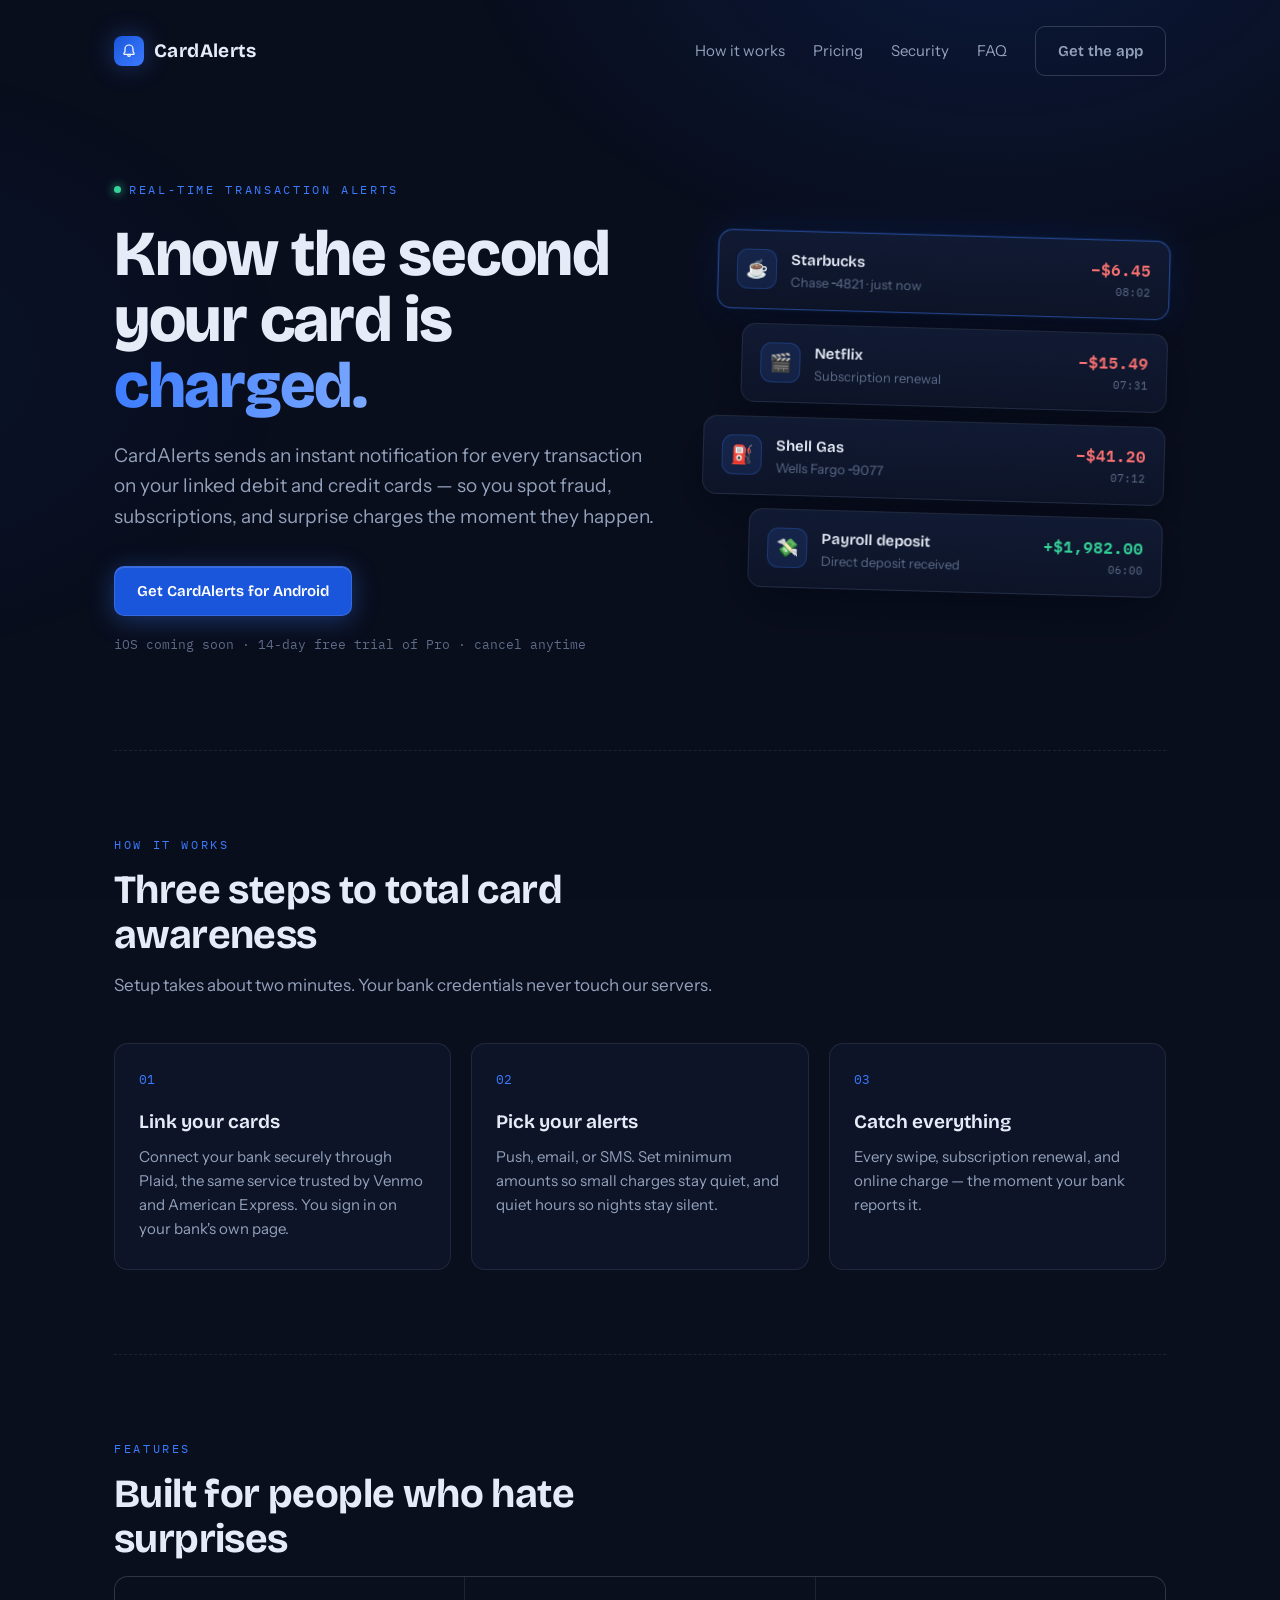
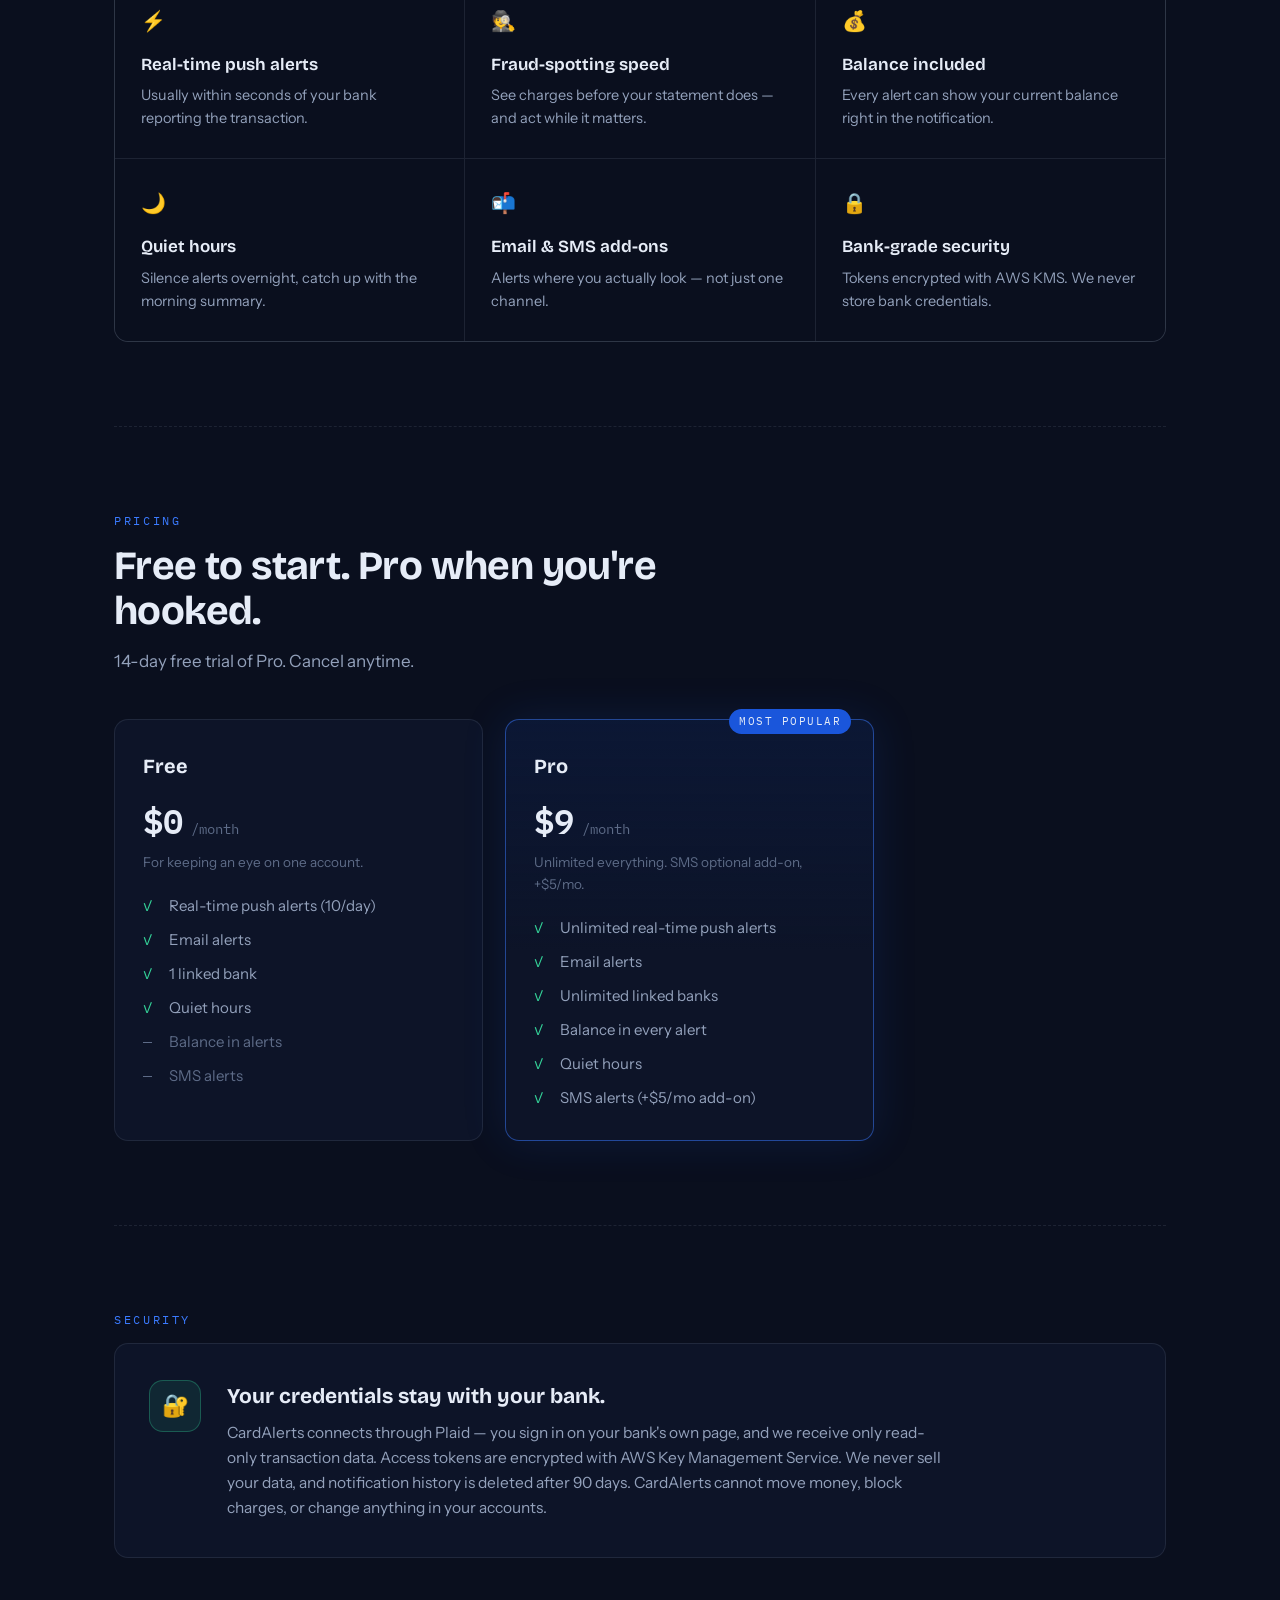
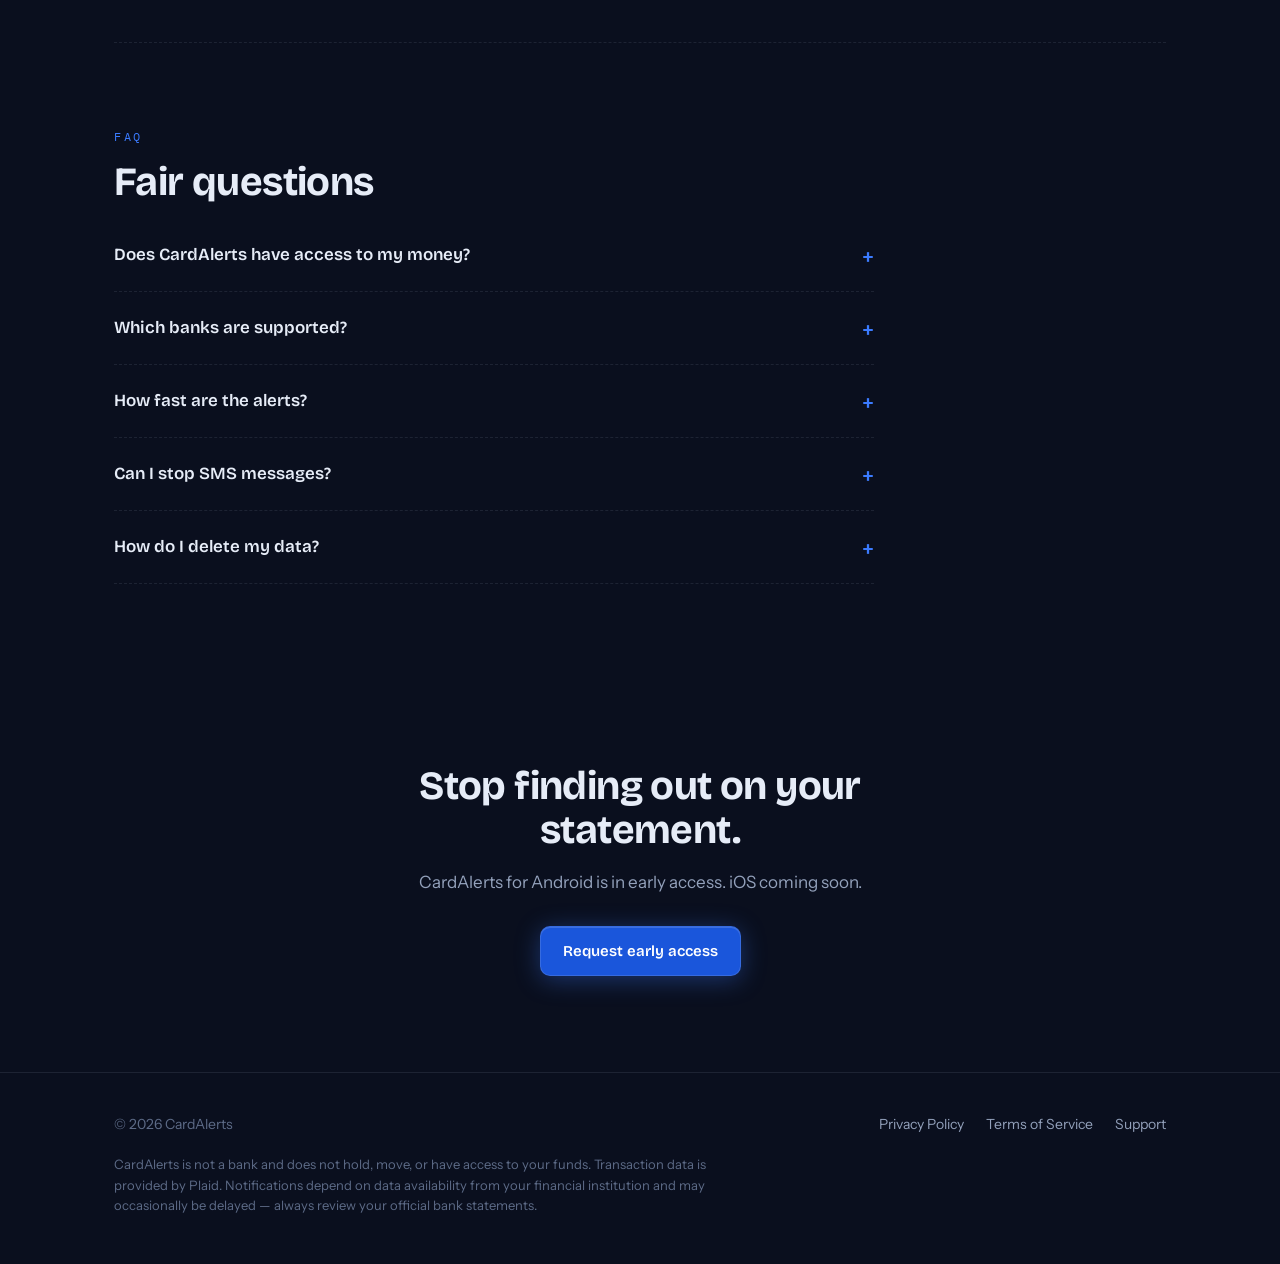
<file: index.html>
<!DOCTYPE html>
<html lang="en">
<head>
  <meta charset="UTF-8">
  <meta name="viewport" content="width=device-width, initial-scale=1.0">
  <title>CardAlerts — Know the second your card is charged</title>
  <meta name="description" content="CardAlerts sends an instant notification for every transaction on your linked debit and credit cards — spot fraud, subscriptions, and surprise charges the moment they happen.">
  <link rel="icon" href="data:image/svg+xml,%3Csvg xmlns='http://www.w3.org/2000/svg' viewBox='0 0 32 32'%3E%3Crect width='32' height='32' rx='8' fill='%231a56db'/%3E%3Cpath d='M16 7c-3.3 0-6 2.7-6 6v4l-2 3v1h16v-1l-2-3v-4c0-3.3-2.7-6-6-6zm-2.5 15a2.5 2.5 0 005 0h-5z' fill='white'/%3E%3C/svg%3E">
  <link rel="preconnect" href="https://fonts.googleapis.com">
  <link rel="preconnect" href="https://fonts.gstatic.com" crossorigin>
  <link href="https://fonts.googleapis.com/css2?family=Bricolage+Grotesque:wght@500;600;700;800&family=Instrument+Sans:wght@400;500;600&family=IBM+Plex+Mono:wght@400;500;600&display=swap" rel="stylesheet">
  <link rel="stylesheet" href="styles.css">
</head>
<body>

<header class="wrap">
  <nav class="nav">
    <a class="logo" href="/">
      <span class="logo-mark">
        <svg viewBox="0 0 24 24" fill="none"><path d="M12 3a6 6 0 00-6 6v4l-1.7 2.6a1 1 0 00.83 1.4h13.74a1 1 0 00.83-1.4L18 13V9a6 6 0 00-6-6zm-2 15a2 2 0 004 0" stroke="white" stroke-width="1.8" stroke-linecap="round" stroke-linejoin="round"/></svg>
      </span>
      CardAlerts
    </a>
    <div class="nav-links">
      <a href="#how">How it works</a>
      <a href="#pricing">Pricing</a>
      <a href="#security">Security</a>
      <a href="#faq">FAQ</a>
      <a class="btn btn-ghost" href="#get">Get the app</a>
    </div>
  </nav>
</header>

<main class="wrap">

  <!-- HERO -->
  <div class="hero">
    <div>
      <span class="kicker">Real-time transaction alerts</span>
      <h1>Know the second your card is <span class="accent">charged.</span></h1>
      <p class="lede">CardAlerts sends an instant notification for every transaction on your linked debit and credit cards — so you spot fraud, subscriptions, and surprise charges the moment they happen.</p>
      <div class="hero-cta">
        <a class="btn" href="#get">Get CardAlerts for Android</a>
      </div>
      <p class="hero-note">iOS coming soon · 14-day free trial of Pro · cancel anytime</p>
    </div>

    <div class="alert-stack" aria-hidden="true">
      <div class="alert-card">
        <div class="alert-icon">☕</div>
        <div class="alert-body">
          <div class="alert-title">Starbucks</div>
          <div class="alert-sub">Chase ····4821 · just now</div>
        </div>
        <div>
          <span class="alert-amount">−$6.45</span>
          <span class="alert-time">08:02</span>
        </div>
      </div>
      <div class="alert-card">
        <div class="alert-icon">🎬</div>
        <div class="alert-body">
          <div class="alert-title">Netflix</div>
          <div class="alert-sub">Subscription renewal</div>
        </div>
        <div>
          <span class="alert-amount">−$15.49</span>
          <span class="alert-time">07:31</span>
        </div>
      </div>
      <div class="alert-card">
        <div class="alert-icon">⛽</div>
        <div class="alert-body">
          <div class="alert-title">Shell Gas</div>
          <div class="alert-sub">Wells Fargo ····9077</div>
        </div>
        <div>
          <span class="alert-amount">−$41.20</span>
          <span class="alert-time">07:12</span>
        </div>
      </div>
      <div class="alert-card">
        <div class="alert-icon">💸</div>
        <div class="alert-body">
          <div class="alert-title">Payroll deposit</div>
          <div class="alert-sub">Direct deposit received</div>
        </div>
        <div>
          <span class="alert-amount credit">+$1,982.00</span>
          <span class="alert-time">06:00</span>
        </div>
      </div>
    </div>
  </div>

  <!-- HOW IT WORKS -->
  <section id="how">
    <p class="sec-kicker">How it works</p>
    <h2>Three steps to total card awareness</h2>
    <p class="sec-lede">Setup takes about two minutes. Your bank credentials never touch our servers.</p>
    <div class="steps">
      <div class="step">
        <h3>Link your cards</h3>
        <p>Connect your bank securely through Plaid, the same service trusted by Venmo and American Express. You sign in on your bank's own page.</p>
      </div>
      <div class="step">
        <h3>Pick your alerts</h3>
        <p>Push, email, or SMS. Set minimum amounts so small charges stay quiet, and quiet hours so nights stay silent.</p>
      </div>
      <div class="step">
        <h3>Catch everything</h3>
        <p>Every swipe, subscription renewal, and online charge — the moment your bank reports it.</p>
      </div>
    </div>
  </section>

  <!-- FEATURES -->
  <section>
    <p class="sec-kicker">Features</p>
    <h2>Built for people who hate surprises</h2>
    <div class="features">
      <div class="feature">
        <span class="f-icon">⚡</span>
        <h3>Real-time push alerts</h3>
        <p>Usually within seconds of your bank reporting the transaction.</p>
      </div>
      <div class="feature">
        <span class="f-icon">🕵️</span>
        <h3>Fraud-spotting speed</h3>
        <p>See charges before your statement does — and act while it matters.</p>
      </div>
      <div class="feature">
        <span class="f-icon">💰</span>
        <h3>Balance included</h3>
        <p>Every alert can show your current balance right in the notification.</p>
      </div>
      <div class="feature">
        <span class="f-icon">🌙</span>
        <h3>Quiet hours</h3>
        <p>Silence alerts overnight, catch up with the morning summary.</p>
      </div>
      <div class="feature">
        <span class="f-icon">📬</span>
        <h3>Email &amp; SMS add-ons</h3>
        <p>Alerts where you actually look — not just one channel.</p>
      </div>
      <div class="feature">
        <span class="f-icon">🔒</span>
        <h3>Bank-grade security</h3>
        <p>Tokens encrypted with AWS KMS. We never store bank credentials.</p>
      </div>
    </div>
  </section>

  <!-- PRICING -->
  <section id="pricing">
    <p class="sec-kicker">Pricing</p>
    <h2>Free to start. Pro when you're hooked.</h2>
    <p class="sec-lede">14-day free trial of Pro. Cancel anytime.</p>
    <div class="pricing">
      <div class="plan">
        <h3>Free</h3>
        <div class="price">$0<small> /month</small></div>
        <p class="plan-note">For keeping an eye on one account.</p>
        <ul>
          <li>Real-time push alerts (10/day)</li>
          <li>Email alerts</li>
          <li>1 linked bank</li>
          <li>Quiet hours</li>
          <li class="no">Balance in alerts</li>
          <li class="no">SMS alerts</li>
        </ul>
      </div>
      <div class="plan pro">
        <span class="plan-tag">Most popular</span>
        <h3>Pro</h3>
        <div class="price">$9<small> /month</small></div>
        <p class="plan-note">Unlimited everything. SMS optional add-on, +$5/mo.</p>
        <ul>
          <li>Unlimited real-time push alerts</li>
          <li>Email alerts</li>
          <li>Unlimited linked banks</li>
          <li>Balance in every alert</li>
          <li>Quiet hours</li>
          <li>SMS alerts (+$5/mo add-on)</li>
        </ul>
      </div>
    </div>
  </section>

  <!-- SECURITY -->
  <section id="security">
    <p class="sec-kicker">Security</p>
    <div class="security">
      <div class="lock">🔐</div>
      <div>
        <h3>Your credentials stay with your bank.</h3>
        <p>CardAlerts connects through Plaid — you sign in on your bank's own page, and we receive only read-only transaction data. Access tokens are encrypted with AWS Key Management Service. We never sell your data, and notification history is deleted after 90 days. CardAlerts cannot move money, block charges, or change anything in your accounts.</p>
      </div>
    </div>
  </section>

  <!-- FAQ -->
  <section id="faq">
    <p class="sec-kicker">FAQ</p>
    <h2>Fair questions</h2>
    <div class="faq">
      <details>
        <summary>Does CardAlerts have access to my money?</summary>
        <p>No. CardAlerts is read-only. We can see transaction descriptions and balances — we cannot move money, block charges, or make changes to your accounts.</p>
      </details>
      <details>
        <summary>Which banks are supported?</summary>
        <p>Over 12,000 US institutions via Plaid, including Chase, Bank of America, Wells Fargo, Capital One, Citi, and most credit unions.</p>
      </details>
      <details>
        <summary>How fast are the alerts?</summary>
        <p>Usually within seconds of your bank reporting the transaction. Exact speed varies by institution.</p>
      </details>
      <details>
        <summary>Can I stop SMS messages?</summary>
        <p>Yes — reply STOP to any message, or turn SMS off in the app. Message and data rates may apply; frequency varies with your card activity.</p>
      </details>
      <details>
        <summary>How do I delete my data?</summary>
        <p>Account Settings → Delete Account. All bank connections are revoked immediately and your data is deleted within 30 days.</p>
      </details>
    </div>
  </section>

  <!-- FINAL CTA -->
  <div class="cta-final" id="get">
    <h2>Stop finding out on your statement.</h2>
    <p>CardAlerts for Android is in early access. iOS coming soon.</p>
    <a class="btn" href="mailto:irbrandonl07@gmail.com?subject=CardAlerts%20early%20access">Request early access</a>
  </div>

</main>

<footer>
  <div class="wrap">
    <div class="foot-grid">
      <span>© 2026 CardAlerts</span>
      <div class="foot-links">
        <a href="/privacy">Privacy Policy</a>
        <a href="/terms">Terms of Service</a>
        <a href="mailto:irbrandonl07@gmail.com">Support</a>
      </div>
    </div>
    <p class="foot-legal">CardAlerts is not a bank and does not hold, move, or have access to your funds. Transaction data is provided by Plaid. Notifications depend on data availability from your financial institution and may occasionally be delayed — always review your official bank statements.</p>
  </div>
</footer>

</body>
</html>
</file>
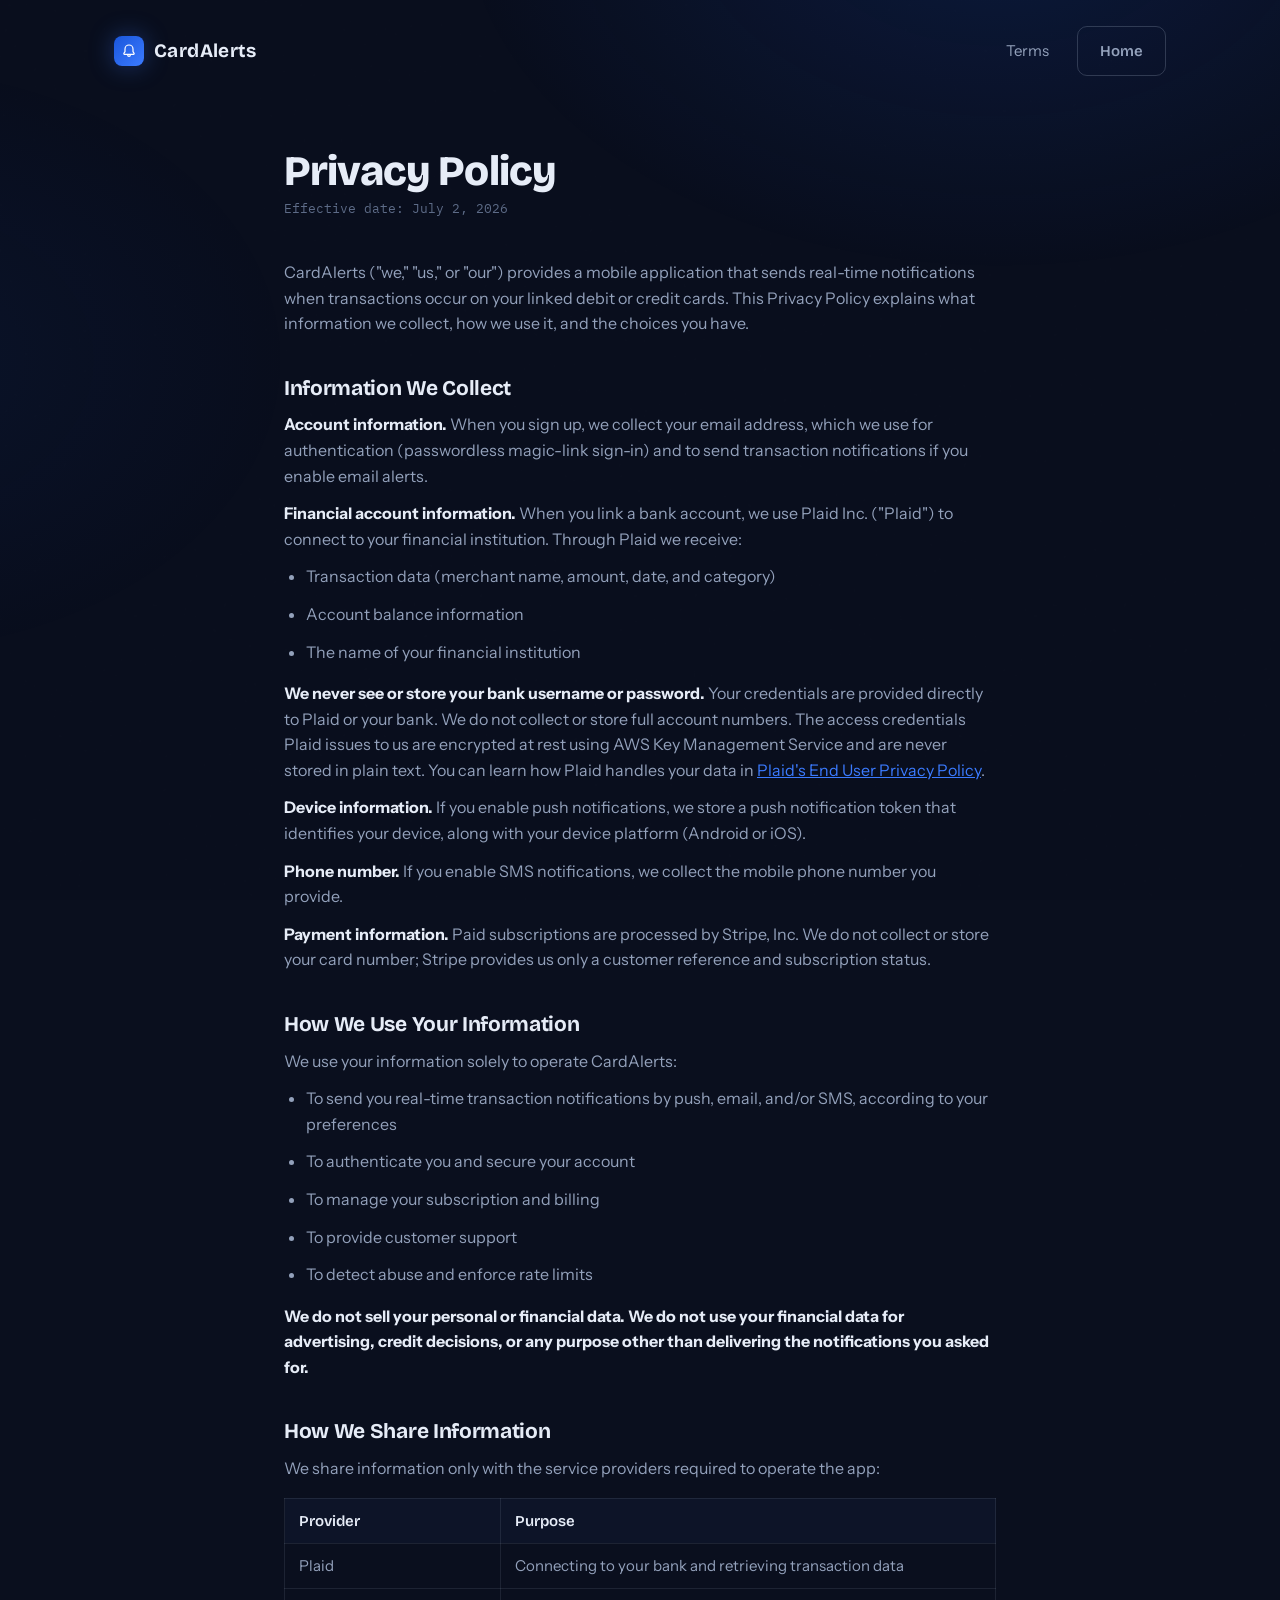
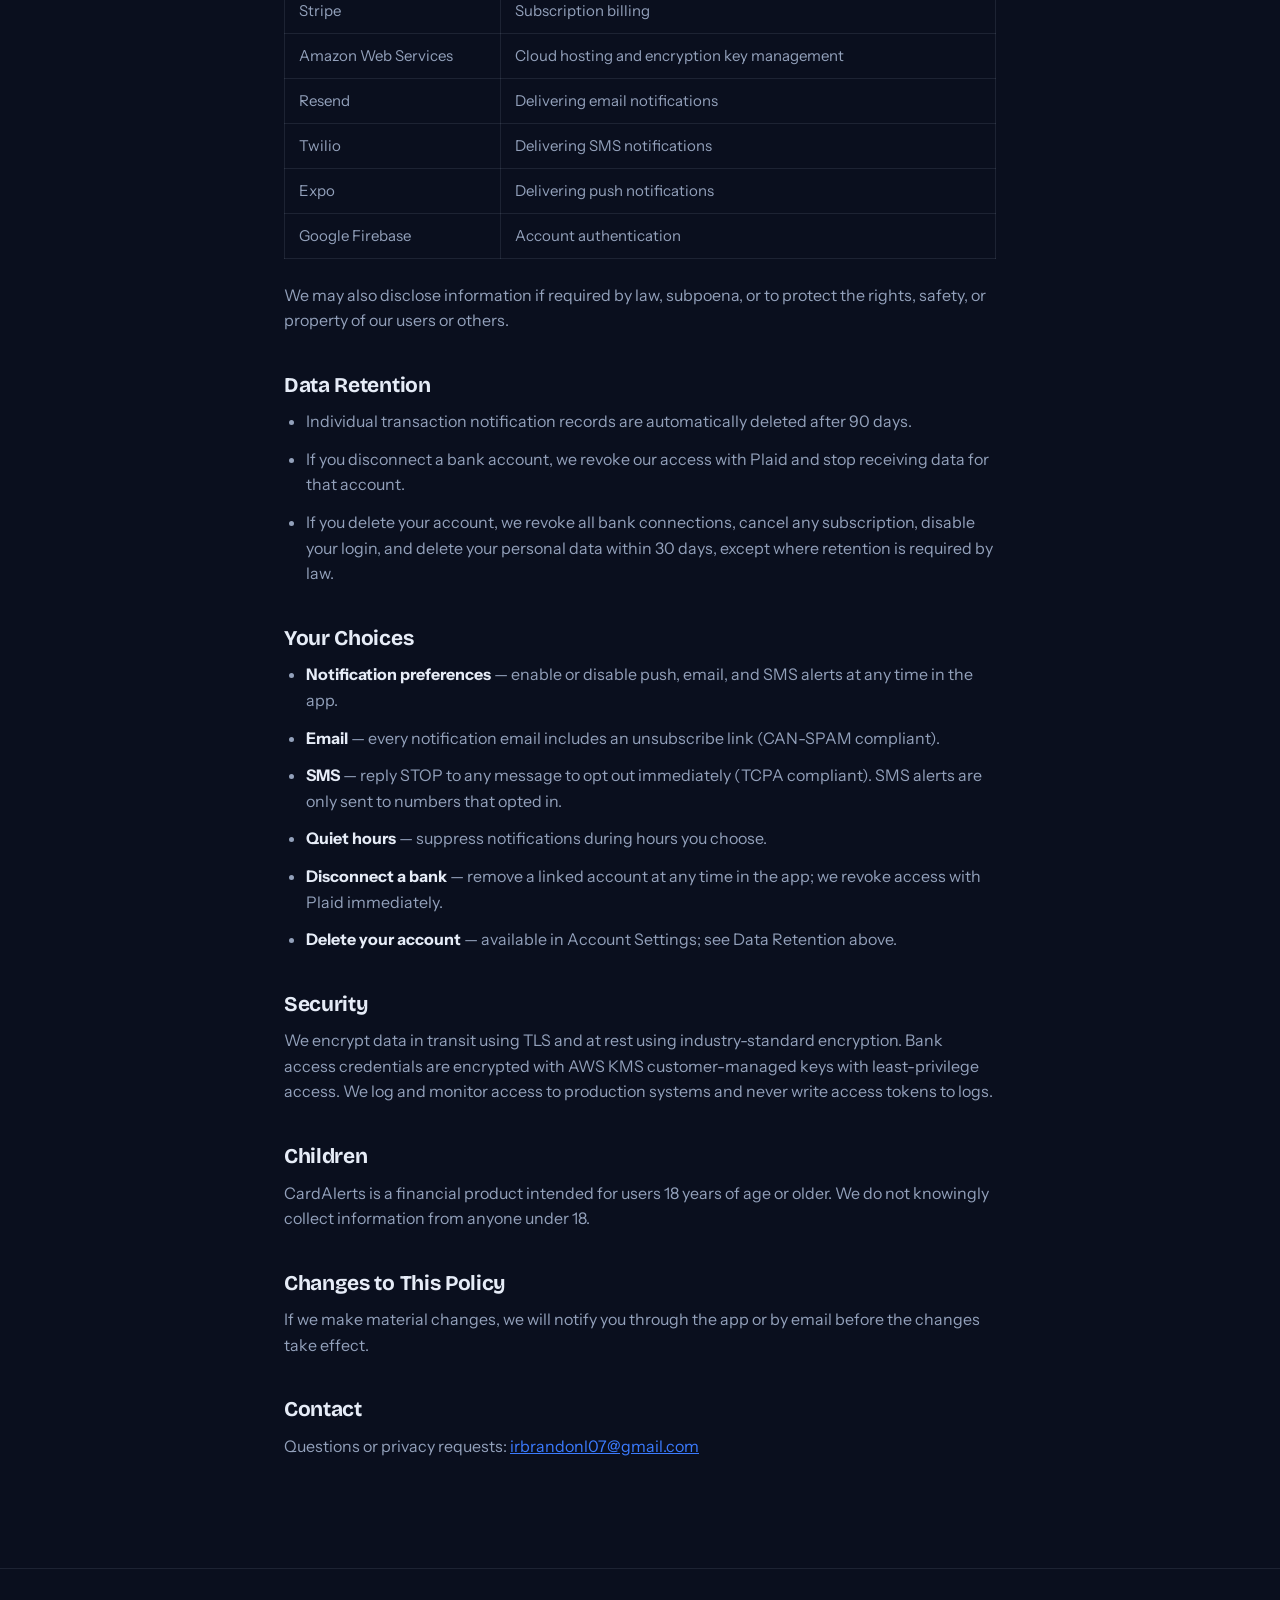
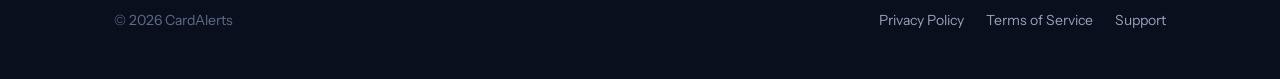
<file: privacy.html>
<!DOCTYPE html>
<html lang="en">
<head>
  <meta charset="UTF-8">
  <meta name="viewport" content="width=device-width, initial-scale=1.0">
  <title>Privacy Policy — CardAlerts</title>
  <meta name="description" content="CardAlerts privacy policy: what we collect, how we use it, and the choices you have.">
  <link rel="icon" href="data:image/svg+xml,%3Csvg xmlns='http://www.w3.org/2000/svg' viewBox='0 0 32 32'%3E%3Crect width='32' height='32' rx='8' fill='%231a56db'/%3E%3Cpath d='M16 7c-3.3 0-6 2.7-6 6v4l-2 3v1h16v-1l-2-3v-4c0-3.3-2.7-6-6-6zm-2.5 15a2.5 2.5 0 005 0h-5z' fill='white'/%3E%3C/svg%3E">
  <link rel="preconnect" href="https://fonts.googleapis.com">
  <link rel="preconnect" href="https://fonts.gstatic.com" crossorigin>
  <link href="https://fonts.googleapis.com/css2?family=Bricolage+Grotesque:wght@500;600;700;800&family=Instrument+Sans:wght@400;500;600&family=IBM+Plex+Mono:wght@400;500;600&display=swap" rel="stylesheet">
  <link rel="stylesheet" href="styles.css">
</head>
<body>

<header class="wrap">
  <nav class="nav">
    <a class="logo" href="/">
      <span class="logo-mark">
        <svg viewBox="0 0 24 24" fill="none"><path d="M12 3a6 6 0 00-6 6v4l-1.7 2.6a1 1 0 00.83 1.4h13.74a1 1 0 00.83-1.4L18 13V9a6 6 0 00-6-6zm-2 15a2 2 0 004 0" stroke="white" stroke-width="1.8" stroke-linecap="round" stroke-linejoin="round"/></svg>
      </span>
      CardAlerts
    </a>
    <div class="nav-links">
      <a href="/terms">Terms</a>
      <a class="btn btn-ghost" href="/">Home</a>
    </div>
  </nav>
</header>

<main class="legal">
  <h1>Privacy Policy</h1>
  <p class="effective">Effective date: July 2, 2026</p>

  <p>CardAlerts ("we," "us," or "our") provides a mobile application that sends real-time notifications when transactions occur on your linked debit or credit cards. This Privacy Policy explains what information we collect, how we use it, and the choices you have.</p>

  <h2>Information We Collect</h2>
  <p><strong>Account information.</strong> When you sign up, we collect your email address, which we use for authentication (passwordless magic-link sign-in) and to send transaction notifications if you enable email alerts.</p>
  <p><strong>Financial account information.</strong> When you link a bank account, we use Plaid Inc. ("Plaid") to connect to your financial institution. Through Plaid we receive:</p>
  <ul>
    <li>Transaction data (merchant name, amount, date, and category)</li>
    <li>Account balance information</li>
    <li>The name of your financial institution</li>
  </ul>
  <p><strong>We never see or store your bank username or password.</strong> Your credentials are provided directly to Plaid or your bank. We do not collect or store full account numbers. The access credentials Plaid issues to us are encrypted at rest using AWS Key Management Service and are never stored in plain text. You can learn how Plaid handles your data in <a href="https://plaid.com/legal/#end-user-privacy-policy">Plaid's End User Privacy Policy</a>.</p>
  <p><strong>Device information.</strong> If you enable push notifications, we store a push notification token that identifies your device, along with your device platform (Android or iOS).</p>
  <p><strong>Phone number.</strong> If you enable SMS notifications, we collect the mobile phone number you provide.</p>
  <p><strong>Payment information.</strong> Paid subscriptions are processed by Stripe, Inc. We do not collect or store your card number; Stripe provides us only a customer reference and subscription status.</p>

  <h2>How We Use Your Information</h2>
  <p>We use your information solely to operate CardAlerts:</p>
  <ul>
    <li>To send you real-time transaction notifications by push, email, and/or SMS, according to your preferences</li>
    <li>To authenticate you and secure your account</li>
    <li>To manage your subscription and billing</li>
    <li>To provide customer support</li>
    <li>To detect abuse and enforce rate limits</li>
  </ul>
  <p><strong>We do not sell your personal or financial data. We do not use your financial data for advertising, credit decisions, or any purpose other than delivering the notifications you asked for.</strong></p>

  <h2>How We Share Information</h2>
  <p>We share information only with the service providers required to operate the app:</p>
  <table>
    <tr><th>Provider</th><th>Purpose</th></tr>
    <tr><td>Plaid</td><td>Connecting to your bank and retrieving transaction data</td></tr>
    <tr><td>Stripe</td><td>Subscription billing</td></tr>
    <tr><td>Amazon Web Services</td><td>Cloud hosting and encryption key management</td></tr>
    <tr><td>Resend</td><td>Delivering email notifications</td></tr>
    <tr><td>Twilio</td><td>Delivering SMS notifications</td></tr>
    <tr><td>Expo</td><td>Delivering push notifications</td></tr>
    <tr><td>Google Firebase</td><td>Account authentication</td></tr>
  </table>
  <p>We may also disclose information if required by law, subpoena, or to protect the rights, safety, or property of our users or others.</p>

  <h2>Data Retention</h2>
  <ul>
    <li>Individual transaction notification records are automatically deleted after 90 days.</li>
    <li>If you disconnect a bank account, we revoke our access with Plaid and stop receiving data for that account.</li>
    <li>If you delete your account, we revoke all bank connections, cancel any subscription, disable your login, and delete your personal data within 30 days, except where retention is required by law.</li>
  </ul>

  <h2>Your Choices</h2>
  <ul>
    <li><strong>Notification preferences</strong> — enable or disable push, email, and SMS alerts at any time in the app.</li>
    <li><strong>Email</strong> — every notification email includes an unsubscribe link (CAN-SPAM compliant).</li>
    <li><strong>SMS</strong> — reply STOP to any message to opt out immediately (TCPA compliant). SMS alerts are only sent to numbers that opted in.</li>
    <li><strong>Quiet hours</strong> — suppress notifications during hours you choose.</li>
    <li><strong>Disconnect a bank</strong> — remove a linked account at any time in the app; we revoke access with Plaid immediately.</li>
    <li><strong>Delete your account</strong> — available in Account Settings; see Data Retention above.</li>
  </ul>

  <h2>Security</h2>
  <p>We encrypt data in transit using TLS and at rest using industry-standard encryption. Bank access credentials are encrypted with AWS KMS customer-managed keys with least-privilege access. We log and monitor access to production systems and never write access tokens to logs.</p>

  <h2>Children</h2>
  <p>CardAlerts is a financial product intended for users 18 years of age or older. We do not knowingly collect information from anyone under 18.</p>

  <h2>Changes to This Policy</h2>
  <p>If we make material changes, we will notify you through the app or by email before the changes take effect.</p>

  <h2>Contact</h2>
  <p>Questions or privacy requests: <a href="mailto:irbrandonl07@gmail.com">irbrandonl07@gmail.com</a></p>
</main>

<footer>
  <div class="wrap">
    <div class="foot-grid">
      <span>© 2026 CardAlerts</span>
      <div class="foot-links">
        <a href="/privacy">Privacy Policy</a>
        <a href="/terms">Terms of Service</a>
        <a href="mailto:irbrandonl07@gmail.com">Support</a>
      </div>
    </div>
  </div>
</footer>

</body>
</html>
</file>
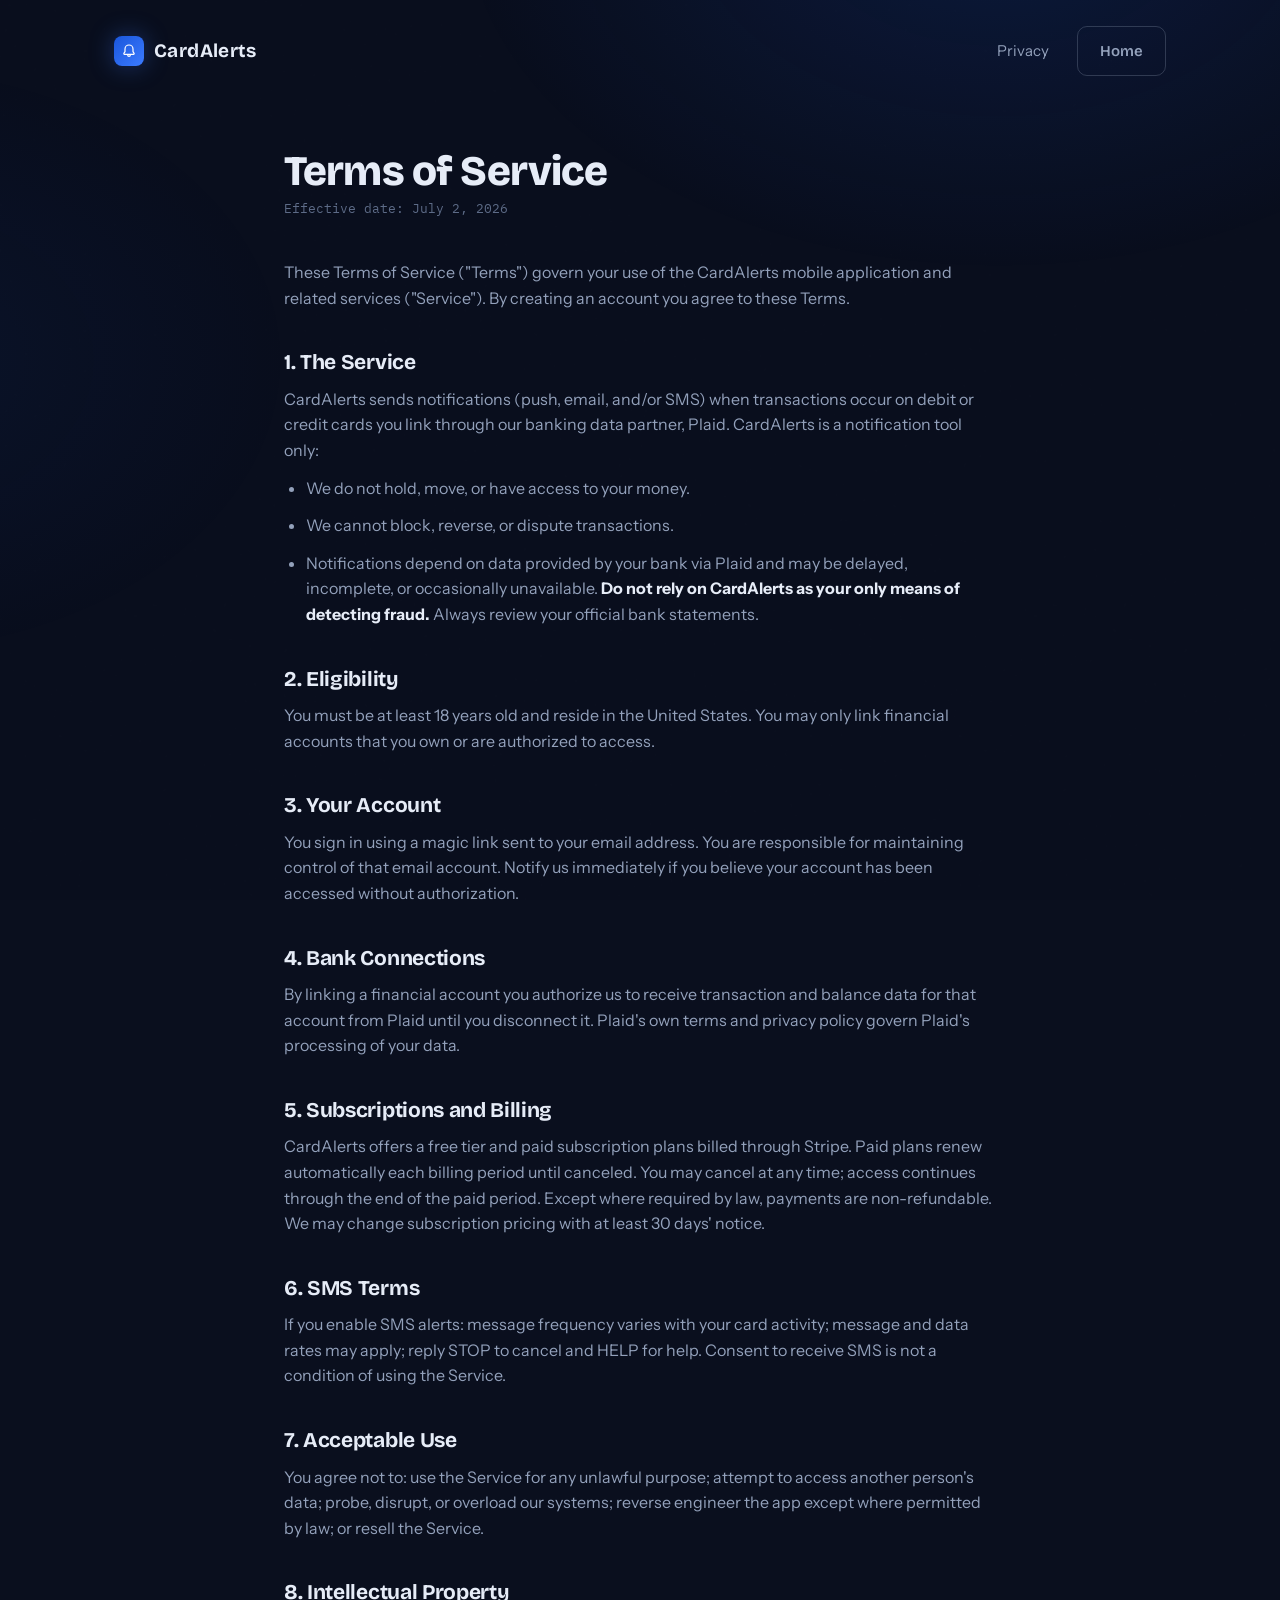
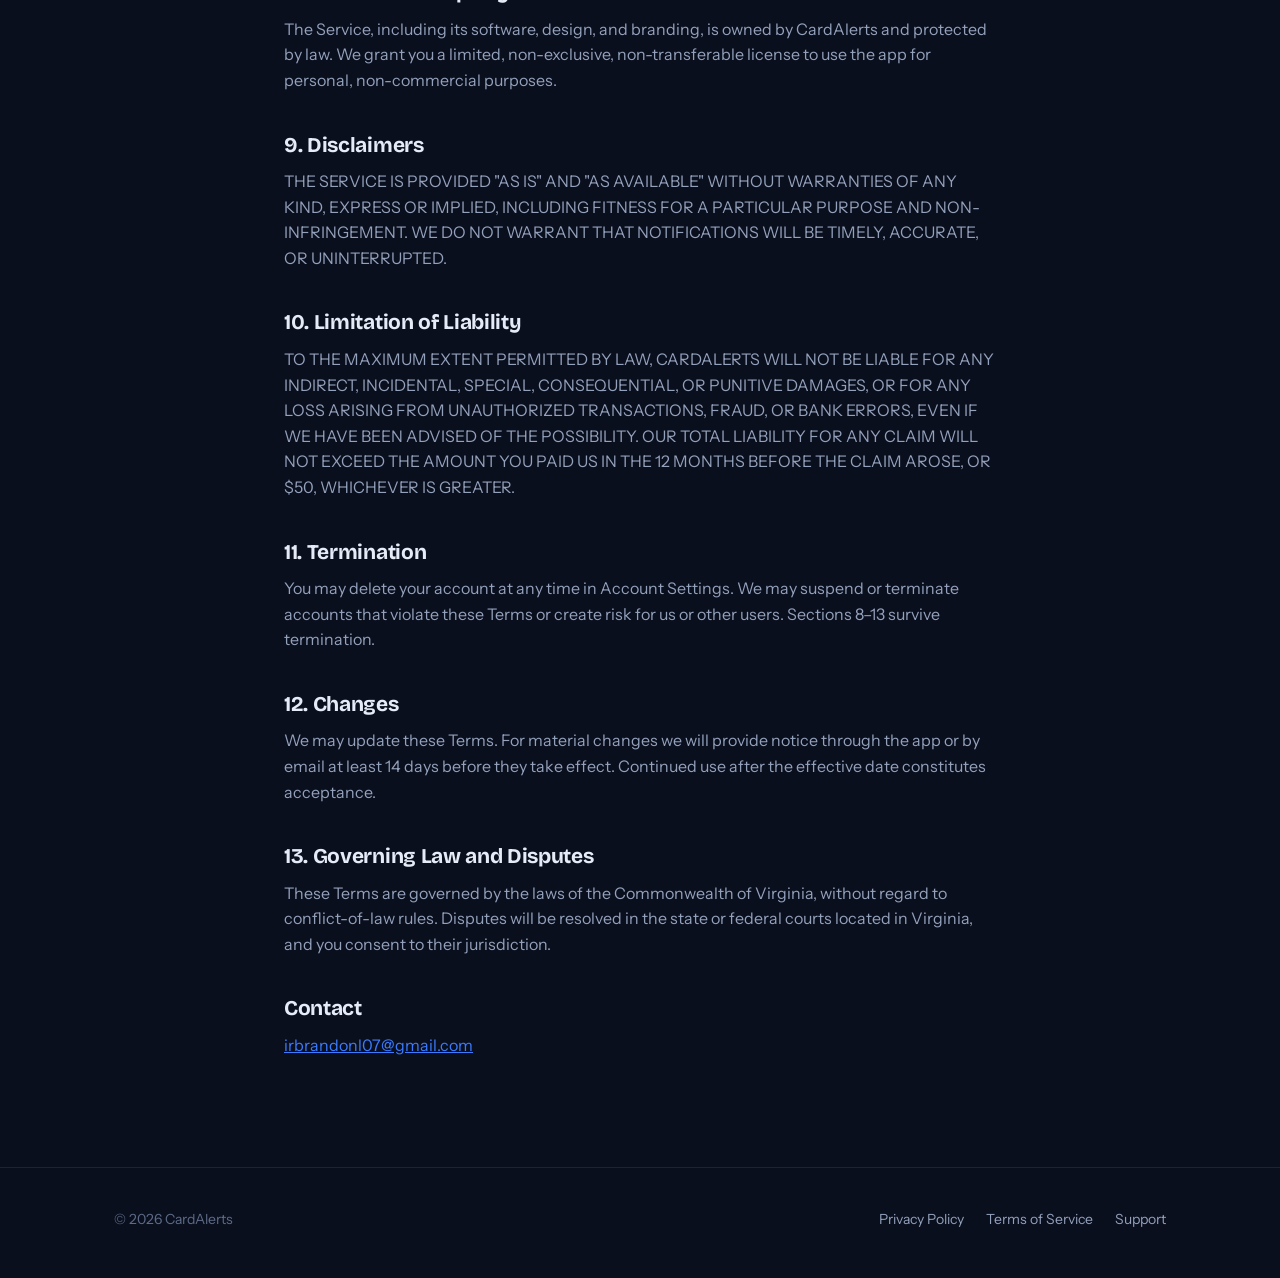
<file: terms.html>
<!DOCTYPE html>
<html lang="en">
<head>
  <meta charset="UTF-8">
  <meta name="viewport" content="width=device-width, initial-scale=1.0">
  <title>Terms of Service — CardAlerts</title>
  <meta name="description" content="CardAlerts terms of service.">
  <link rel="icon" href="data:image/svg+xml,%3Csvg xmlns='http://www.w3.org/2000/svg' viewBox='0 0 32 32'%3E%3Crect width='32' height='32' rx='8' fill='%231a56db'/%3E%3Cpath d='M16 7c-3.3 0-6 2.7-6 6v4l-2 3v1h16v-1l-2-3v-4c0-3.3-2.7-6-6-6zm-2.5 15a2.5 2.5 0 005 0h-5z' fill='white'/%3E%3C/svg%3E">
  <link rel="preconnect" href="https://fonts.googleapis.com">
  <link rel="preconnect" href="https://fonts.gstatic.com" crossorigin>
  <link href="https://fonts.googleapis.com/css2?family=Bricolage+Grotesque:wght@500;600;700;800&family=Instrument+Sans:wght@400;500;600&family=IBM+Plex+Mono:wght@400;500;600&display=swap" rel="stylesheet">
  <link rel="stylesheet" href="styles.css">
</head>
<body>

<header class="wrap">
  <nav class="nav">
    <a class="logo" href="/">
      <span class="logo-mark">
        <svg viewBox="0 0 24 24" fill="none"><path d="M12 3a6 6 0 00-6 6v4l-1.7 2.6a1 1 0 00.83 1.4h13.74a1 1 0 00.83-1.4L18 13V9a6 6 0 00-6-6zm-2 15a2 2 0 004 0" stroke="white" stroke-width="1.8" stroke-linecap="round" stroke-linejoin="round"/></svg>
      </span>
      CardAlerts
    </a>
    <div class="nav-links">
      <a href="/privacy">Privacy</a>
      <a class="btn btn-ghost" href="/">Home</a>
    </div>
  </nav>
</header>

<main class="legal">
  <h1>Terms of Service</h1>
  <p class="effective">Effective date: July 2, 2026</p>

  <p>These Terms of Service ("Terms") govern your use of the CardAlerts mobile application and related services ("Service"). By creating an account you agree to these Terms.</p>

  <h2>1. The Service</h2>
  <p>CardAlerts sends notifications (push, email, and/or SMS) when transactions occur on debit or credit cards you link through our banking data partner, Plaid. CardAlerts is a notification tool only:</p>
  <ul>
    <li>We do not hold, move, or have access to your money.</li>
    <li>We cannot block, reverse, or dispute transactions.</li>
    <li>Notifications depend on data provided by your bank via Plaid and may be delayed, incomplete, or occasionally unavailable. <strong>Do not rely on CardAlerts as your only means of detecting fraud.</strong> Always review your official bank statements.</li>
  </ul>

  <h2>2. Eligibility</h2>
  <p>You must be at least 18 years old and reside in the United States. You may only link financial accounts that you own or are authorized to access.</p>

  <h2>3. Your Account</h2>
  <p>You sign in using a magic link sent to your email address. You are responsible for maintaining control of that email account. Notify us immediately if you believe your account has been accessed without authorization.</p>

  <h2>4. Bank Connections</h2>
  <p>By linking a financial account you authorize us to receive transaction and balance data for that account from Plaid until you disconnect it. Plaid's own terms and privacy policy govern Plaid's processing of your data.</p>

  <h2>5. Subscriptions and Billing</h2>
  <p>CardAlerts offers a free tier and paid subscription plans billed through Stripe. Paid plans renew automatically each billing period until canceled. You may cancel at any time; access continues through the end of the paid period. Except where required by law, payments are non-refundable. We may change subscription pricing with at least 30 days' notice.</p>

  <h2>6. SMS Terms</h2>
  <p>If you enable SMS alerts: message frequency varies with your card activity; message and data rates may apply; reply STOP to cancel and HELP for help. Consent to receive SMS is not a condition of using the Service.</p>

  <h2>7. Acceptable Use</h2>
  <p>You agree not to: use the Service for any unlawful purpose; attempt to access another person's data; probe, disrupt, or overload our systems; reverse engineer the app except where permitted by law; or resell the Service.</p>

  <h2>8. Intellectual Property</h2>
  <p>The Service, including its software, design, and branding, is owned by CardAlerts and protected by law. We grant you a limited, non-exclusive, non-transferable license to use the app for personal, non-commercial purposes.</p>

  <h2>9. Disclaimers</h2>
  <p>THE SERVICE IS PROVIDED "AS IS" AND "AS AVAILABLE" WITHOUT WARRANTIES OF ANY KIND, EXPRESS OR IMPLIED, INCLUDING FITNESS FOR A PARTICULAR PURPOSE AND NON-INFRINGEMENT. WE DO NOT WARRANT THAT NOTIFICATIONS WILL BE TIMELY, ACCURATE, OR UNINTERRUPTED.</p>

  <h2>10. Limitation of Liability</h2>
  <p>TO THE MAXIMUM EXTENT PERMITTED BY LAW, CARDALERTS WILL NOT BE LIABLE FOR ANY INDIRECT, INCIDENTAL, SPECIAL, CONSEQUENTIAL, OR PUNITIVE DAMAGES, OR FOR ANY LOSS ARISING FROM UNAUTHORIZED TRANSACTIONS, FRAUD, OR BANK ERRORS, EVEN IF WE HAVE BEEN ADVISED OF THE POSSIBILITY. OUR TOTAL LIABILITY FOR ANY CLAIM WILL NOT EXCEED THE AMOUNT YOU PAID US IN THE 12 MONTHS BEFORE THE CLAIM AROSE, OR $50, WHICHEVER IS GREATER.</p>

  <h2>11. Termination</h2>
  <p>You may delete your account at any time in Account Settings. We may suspend or terminate accounts that violate these Terms or create risk for us or other users. Sections 8–13 survive termination.</p>

  <h2>12. Changes</h2>
  <p>We may update these Terms. For material changes we will provide notice through the app or by email at least 14 days before they take effect. Continued use after the effective date constitutes acceptance.</p>

  <h2>13. Governing Law and Disputes</h2>
  <p>These Terms are governed by the laws of the Commonwealth of Virginia, without regard to conflict-of-law rules. Disputes will be resolved in the state or federal courts located in Virginia, and you consent to their jurisdiction.</p>

  <h2>Contact</h2>
  <p><a href="mailto:irbrandonl07@gmail.com">irbrandonl07@gmail.com</a></p>
</main>

<footer>
  <div class="wrap">
    <div class="foot-grid">
      <span>© 2026 CardAlerts</span>
      <div class="foot-links">
        <a href="/privacy">Privacy Policy</a>
        <a href="/terms">Terms of Service</a>
        <a href="mailto:irbrandonl07@gmail.com">Support</a>
      </div>
    </div>
  </div>
</footer>

</body>
</html>
</file>
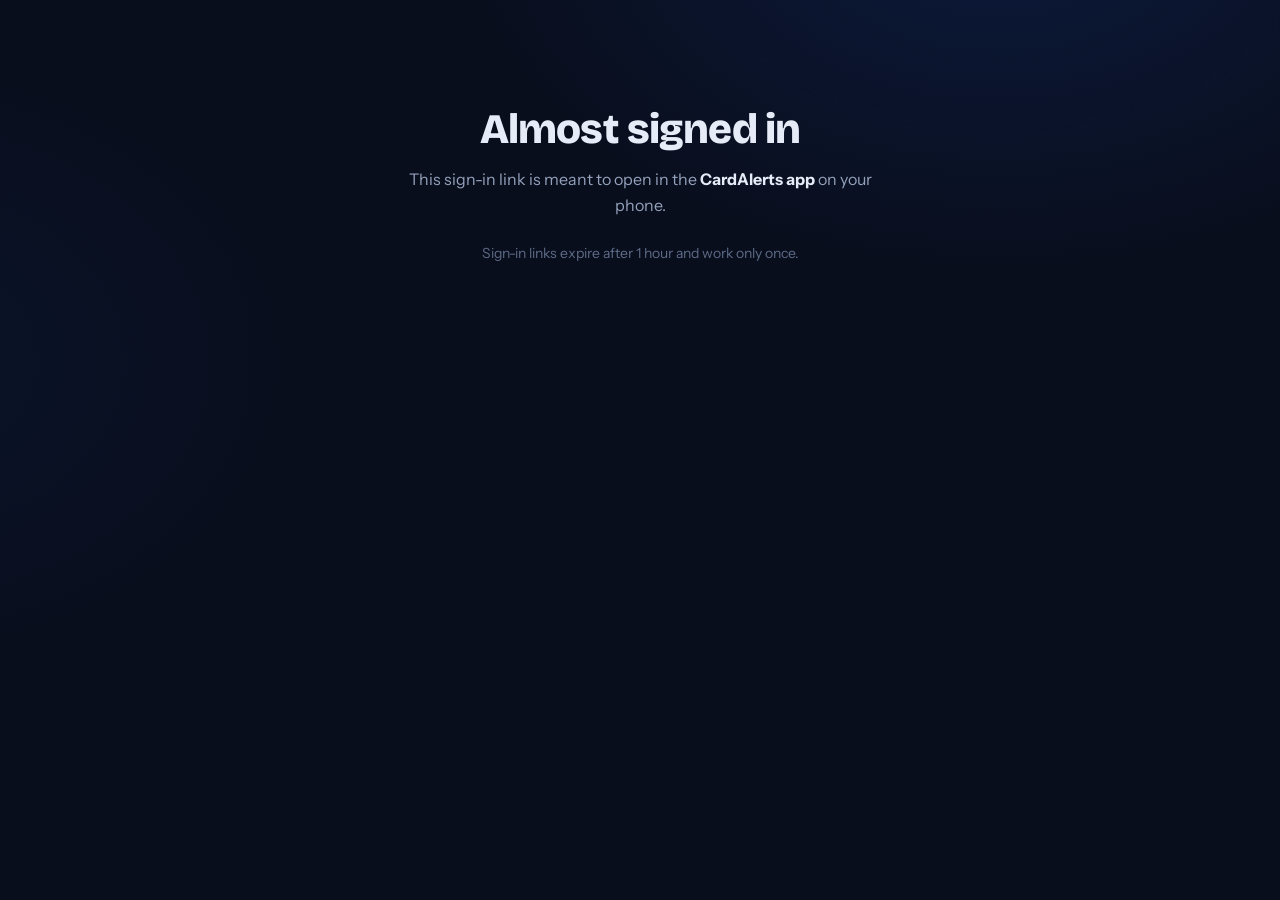
<file: verify.html>
<!DOCTYPE html>
<html lang="en">
<head>
  <meta charset="UTF-8">
  <meta name="viewport" content="width=device-width, initial-scale=1.0">
  <title>Sign in — CardAlerts</title>
  <meta name="robots" content="noindex">
  <link rel="icon" href="data:image/svg+xml,%3Csvg xmlns='http://www.w3.org/2000/svg' viewBox='0 0 32 32'%3E%3Crect width='32' height='32' rx='8' fill='%231a56db'/%3E%3Cpath d='M16 7c-3.3 0-6 2.7-6 6v4l-2 3v1h16v-1l-2-3v-4c0-3.3-2.7-6-6-6zm-2.5 15a2.5 2.5 0 005 0h-5z' fill='white'/%3E%3C/svg%3E">
  <link rel="preconnect" href="https://fonts.googleapis.com">
  <link rel="preconnect" href="https://fonts.gstatic.com" crossorigin>
  <link href="https://fonts.googleapis.com/css2?family=Bricolage+Grotesque:wght@600;700&family=Instrument+Sans:wght@400;500&display=swap" rel="stylesheet">
  <link rel="stylesheet" href="styles.css">
</head>
<body>
<main class="legal" style="text-align:center; padding-top: 12vh;">
  <h1 id="title">Almost signed in</h1>
  <p id="msg" style="max-width: 46ch; margin: 16px auto 24px; color: #93a1bb;">
    This sign-in link is meant to open in the <strong style="color:#e6ecf7">CardAlerts app</strong> on your phone.
  </p>
  <p id="cta" style="display:none; margin: 0 auto 24px;">
    <a id="openBtn" href="#" style="display:inline-block; background:#1a56db; color:#fff; text-decoration:none; font-weight:600; font-size:17px; padding:16px 34px; border-radius:12px;">Open CardAlerts</a>
  </p>
  <p id="hint" style="max-width: 46ch; margin: 0 auto 24px; color: #93a1bb; display:none;">
    If nothing happens, make sure CardAlerts is installed on this phone, then tap the button again.
  </p>
  <p style="font-size: 14px; color: #5d6b87;">
    Sign-in links expire after 1 hour and work only once.
  </p>
</main>
<script>
  (function () {
    var qs = window.location.search || '';
    var hasCode = /[?&](oobCode|link)=/.test(qs);
    if (!hasCode) return; // no credentials in URL: keep the informational text

    // Relaunch into the app via its private scheme — no link verification needed
    var target = 'cardalerts://verify' + qs;
    document.getElementById('title').textContent = 'Finish signing in';
    document.getElementById('msg').innerHTML =
      'Tap the button below to finish signing in to the <strong style="color:#e6ecf7">CardAlerts app</strong>.';
    var btn = document.getElementById('openBtn');
    btn.href = target;
    document.getElementById('cta').style.display = 'block';
    document.getElementById('hint').style.display = 'block';

    // Also try automatically (some browsers require the user gesture; the button covers that)
    setTimeout(function () { window.location.href = target; }, 350);
  })();
</script>
</body>
</html>
</file>
<file: styles.css>
/* CardAlerts — midnight ledger */

:root {
  --ink: #0a0f1e;
  --ink-2: #0d1428;
  --ink-3: #111a33;
  --line: rgba(148, 163, 184, 0.14);
  --line-strong: rgba(148, 163, 184, 0.28);
  --text: #e6ecf7;
  --text-dim: #93a1bb;
  --text-faint: #5d6b87;
  --blue: #1a56db;
  --blue-bright: #3b7bff;
  --blue-glow: rgba(59, 123, 255, 0.35);
  --green: #34d399;
  --red: #f87171;
  --radius: 14px;
  --font-display: "Bricolage Grotesque", sans-serif;
  --font-body: "Instrument Sans", sans-serif;
  --font-mono: "IBM Plex Mono", monospace;
}

* { margin: 0; padding: 0; box-sizing: border-box; }

html { scroll-behavior: smooth; }

body {
  background: var(--ink);
  color: var(--text);
  font-family: var(--font-body);
  font-size: 17px;
  line-height: 1.6;
  -webkit-font-smoothing: antialiased;
  overflow-x: hidden;
}

/* grain + glow atmosphere */
body::before {
  content: "";
  position: fixed;
  inset: 0;
  pointer-events: none;
  z-index: 0;
  background:
    radial-gradient(900px 600px at 78% -10%, rgba(26, 86, 219, 0.16), transparent 60%),
    radial-gradient(700px 500px at -10% 40%, rgba(26, 86, 219, 0.07), transparent 60%);
}
body::after {
  content: "";
  position: fixed;
  inset: 0;
  pointer-events: none;
  z-index: 1;
  opacity: 0.5;
  background-image: url("data:image/svg+xml,%3Csvg viewBox='0 0 200 200' xmlns='http://www.w3.org/2000/svg'%3E%3Cfilter id='n'%3E%3CfeTurbulence type='fractalNoise' baseFrequency='0.9' numOctaves='2'/%3E%3CfeColorMatrix values='0 0 0 0 0 0 0 0 0 0 0 0 0 0 0 0 0 0 0.03 0'/%3E%3C/filter%3E%3Crect width='200' height='200' filter='url(%23n)'/%3E%3C/svg%3E");
}

main, header, footer { position: relative; z-index: 2; }

.wrap { max-width: 1100px; margin: 0 auto; padding: 0 24px; }

/* ───────── nav ───────── */
.nav {
  display: flex;
  align-items: center;
  justify-content: space-between;
  padding: 26px 0;
}
.logo {
  display: inline-flex;
  align-items: center;
  gap: 10px;
  text-decoration: none;
  color: var(--text);
  font-family: var(--font-display);
  font-weight: 700;
  font-size: 19px;
  letter-spacing: 0.02em;
}
.logo-mark {
  width: 30px; height: 30px;
  border-radius: 8px;
  background: linear-gradient(135deg, var(--blue), var(--blue-bright));
  display: grid; place-items: center;
  box-shadow: 0 0 24px var(--blue-glow);
}
.logo-mark svg { width: 16px; height: 16px; }
.nav-links { display: flex; gap: 28px; align-items: center; }
.nav-links a {
  color: var(--text-dim);
  text-decoration: none;
  font-size: 15px;
  transition: color 0.2s;
}
.nav-links a:hover { color: var(--text); }

.btn {
  display: inline-block;
  background: var(--blue);
  color: #fff;
  text-decoration: none;
  font-family: var(--font-display);
  font-weight: 600;
  font-size: 15px;
  padding: 12px 22px;
  border-radius: 10px;
  border: 1px solid rgba(255, 255, 255, 0.12);
  box-shadow: 0 4px 24px var(--blue-glow), inset 0 1px 0 rgba(255, 255, 255, 0.15);
  transition: transform 0.15s ease, box-shadow 0.2s ease, background 0.2s;
}
.btn:hover { background: var(--blue-bright); transform: translateY(-1px); box-shadow: 0 8px 32px var(--blue-glow); }
.btn-ghost {
  background: transparent;
  box-shadow: none;
  border: 1px solid var(--line-strong);
  color: var(--text);
}
.btn-ghost:hover { background: rgba(148, 163, 184, 0.08); box-shadow: none; }

/* ───────── hero ───────── */
.hero {
  display: grid;
  grid-template-columns: 1.1fr 0.9fr;
  gap: 48px;
  align-items: center;
  padding: 72px 0 96px;
}
.kicker {
  font-family: var(--font-mono);
  font-size: 12px;
  letter-spacing: 0.22em;
  text-transform: uppercase;
  color: var(--blue-bright);
  display: inline-flex;
  align-items: center;
  gap: 8px;
  margin-bottom: 22px;
  animation: rise 0.7s ease both;
}
.kicker::before {
  content: "";
  width: 7px; height: 7px;
  border-radius: 50%;
  background: var(--green);
  box-shadow: 0 0 10px var(--green);
  animation: blink 2.2s ease-in-out infinite;
}
h1 {
  font-family: var(--font-display);
  font-size: clamp(40px, 5.6vw, 64px);
  font-weight: 800;
  line-height: 1.03;
  letter-spacing: -0.02em;
  margin-bottom: 22px;
  animation: rise 0.7s 0.08s ease both;
}
h1 .accent {
  background: linear-gradient(100deg, var(--blue-bright), #7aa8ff);
  -webkit-background-clip: text;
  background-clip: text;
  color: transparent;
}
.hero p.lede {
  color: var(--text-dim);
  font-size: 19px;
  max-width: 46ch;
  margin-bottom: 34px;
  animation: rise 0.7s 0.16s ease both;
}
.hero-cta { display: flex; gap: 14px; align-items: center; animation: rise 0.7s 0.24s ease both; }
.hero-note {
  margin-top: 18px;
  font-family: var(--font-mono);
  font-size: 12.5px;
  color: var(--text-faint);
  animation: rise 0.7s 0.3s ease both;
}

/* alert stack */
.alert-stack {
  position: relative;
  display: flex;
  flex-direction: column;
  gap: 14px;
  transform: rotate(1.6deg);
}
.alert-card {
  background: linear-gradient(180deg, var(--ink-3), var(--ink-2));
  border: 1px solid var(--line);
  border-radius: var(--radius);
  padding: 16px 18px;
  display: flex;
  align-items: center;
  gap: 14px;
  box-shadow: 0 18px 50px rgba(2, 6, 18, 0.6);
  animation: card-in 0.65s cubic-bezier(0.2, 0.9, 0.3, 1.2) both;
}
.alert-card:nth-child(1) { animation-delay: 0.35s; }
.alert-card:nth-child(2) { animation-delay: 0.55s; margin-left: 26px; }
.alert-card:nth-child(3) { animation-delay: 0.75s; margin-left: -10px; }
.alert-card:nth-child(4) { animation-delay: 0.95s; margin-left: 38px; }
.alert-card:first-child {
  border-color: rgba(59, 123, 255, 0.45);
  box-shadow: 0 18px 50px rgba(2, 6, 18, 0.6), 0 0 0 1px rgba(59, 123, 255, 0.18), 0 0 42px rgba(26, 86, 219, 0.18);
}
.alert-icon {
  flex: none;
  width: 40px; height: 40px;
  border-radius: 11px;
  display: grid; place-items: center;
  font-size: 18px;
  background: rgba(59, 123, 255, 0.12);
  border: 1px solid rgba(59, 123, 255, 0.25);
}
.alert-body { flex: 1; min-width: 0; }
.alert-title {
  font-family: var(--font-display);
  font-weight: 600;
  font-size: 15px;
}
.alert-sub {
  font-size: 13px;
  color: var(--text-faint);
  white-space: nowrap;
  overflow: hidden;
  text-overflow: ellipsis;
}
.alert-amount {
  font-family: var(--font-mono);
  font-weight: 600;
  font-size: 16px;
  color: var(--red);
}
.alert-amount.credit { color: var(--green); }
.alert-time {
  font-family: var(--font-mono);
  font-size: 11px;
  color: var(--text-faint);
  display: block;
  text-align: right;
}

/* ───────── sections ───────── */
section { padding: 84px 0; border-top: 1px dashed var(--line); }
.sec-kicker {
  font-family: var(--font-mono);
  font-size: 12px;
  letter-spacing: 0.22em;
  text-transform: uppercase;
  color: var(--blue-bright);
  margin-bottom: 14px;
}
h2 {
  font-family: var(--font-display);
  font-size: clamp(28px, 3.6vw, 40px);
  font-weight: 700;
  letter-spacing: -0.015em;
  line-height: 1.12;
  margin-bottom: 14px;
  max-width: 22ch;
}
.sec-lede { color: var(--text-dim); max-width: 58ch; margin-bottom: 44px; }

/* steps */
.steps { display: grid; grid-template-columns: repeat(3, 1fr); gap: 20px; counter-reset: step; }
.step {
  background: var(--ink-2);
  border: 1px solid var(--line);
  border-radius: var(--radius);
  padding: 26px 24px 28px;
  position: relative;
  transition: border-color 0.25s, transform 0.25s;
}
.step:hover { border-color: rgba(59, 123, 255, 0.4); transform: translateY(-3px); }
.step::before {
  counter-increment: step;
  content: "0" counter(step);
  font-family: var(--font-mono);
  font-size: 13px;
  color: var(--blue-bright);
  display: block;
  margin-bottom: 16px;
}
.step h3 { font-family: var(--font-display); font-size: 19px; font-weight: 650; margin-bottom: 8px; }
.step p { color: var(--text-dim); font-size: 15px; }

/* features */
.features { display: grid; grid-template-columns: repeat(3, 1fr); gap: 1px; background: var(--line); border: 1px solid var(--line); border-radius: var(--radius); overflow: hidden; }
.feature { background: var(--ink); padding: 28px 26px; }
.feature:hover { background: var(--ink-2); }
.feature .f-icon { font-size: 20px; margin-bottom: 14px; display: block; }
.feature h3 { font-family: var(--font-display); font-size: 17px; font-weight: 650; margin-bottom: 6px; }
.feature p { color: var(--text-dim); font-size: 14.5px; }

/* pricing */
.pricing { display: grid; grid-template-columns: 1fr 1fr; gap: 22px; max-width: 760px; }
.plan {
  border: 1px solid var(--line);
  border-radius: var(--radius);
  padding: 30px 28px;
  background: var(--ink-2);
}
.plan.pro {
  border-color: rgba(59, 123, 255, 0.5);
  background: linear-gradient(180deg, rgba(26, 86, 219, 0.12), var(--ink-2) 55%);
  box-shadow: 0 0 44px rgba(26, 86, 219, 0.15);
  position: relative;
}
.plan-tag {
  position: absolute;
  top: -11px; right: 22px;
  font-family: var(--font-mono);
  font-size: 10.5px;
  letter-spacing: 0.14em;
  text-transform: uppercase;
  background: var(--blue);
  padding: 4px 10px;
  border-radius: 20px;
}
.plan h3 { font-family: var(--font-display); font-size: 20px; margin-bottom: 4px; }
.price { font-family: var(--font-mono); font-size: 34px; font-weight: 600; margin: 12px 0 4px; }
.price small { font-size: 14px; color: var(--text-faint); font-weight: 400; }
.plan-note { font-size: 13.5px; color: var(--text-faint); margin-bottom: 20px; }
.plan ul { list-style: none; display: grid; gap: 10px; }
.plan li { font-size: 15px; color: var(--text-dim); padding-left: 26px; position: relative; }
.plan li::before { content: "✓"; position: absolute; left: 0; color: var(--green); font-family: var(--font-mono); }
.plan li.no { color: var(--text-faint); }
.plan li.no::before { content: "—"; color: var(--text-faint); }

/* security strip */
.security {
  border: 1px solid var(--line);
  border-radius: var(--radius);
  background: var(--ink-2);
  padding: 36px 34px;
  display: grid;
  grid-template-columns: auto 1fr;
  gap: 26px;
  align-items: start;
}
.lock {
  width: 52px; height: 52px;
  border-radius: 14px;
  background: rgba(52, 211, 153, 0.1);
  border: 1px solid rgba(52, 211, 153, 0.3);
  display: grid; place-items: center;
  font-size: 22px;
}
.security h3 { font-family: var(--font-display); font-size: 21px; margin-bottom: 8px; }
.security p { color: var(--text-dim); font-size: 15.5px; max-width: 72ch; }

/* faq */
.faq { max-width: 760px; }
.faq details {
  border-bottom: 1px dashed var(--line);
  padding: 20px 0;
}
.faq summary {
  font-family: var(--font-display);
  font-weight: 600;
  font-size: 17px;
  cursor: pointer;
  list-style: none;
  display: flex;
  justify-content: space-between;
  align-items: center;
  gap: 16px;
}
.faq summary::-webkit-details-marker { display: none; }
.faq summary::after {
  content: "+";
  font-family: var(--font-mono);
  color: var(--blue-bright);
  font-size: 20px;
  transition: transform 0.25s;
}
.faq details[open] summary::after { transform: rotate(45deg); }
.faq details p { color: var(--text-dim); font-size: 15.5px; padding-top: 12px; max-width: 66ch; }

/* final cta */
.cta-final { text-align: center; padding: 96px 0; }
.cta-final h2 { margin: 0 auto 16px; }
.cta-final p { color: var(--text-dim); margin-bottom: 30px; }

/* ───────── footer ───────── */
footer {
  border-top: 1px solid var(--line);
  padding: 40px 0 48px;
  font-size: 14px;
  color: var(--text-faint);
}
.foot-grid { display: flex; justify-content: space-between; gap: 24px; flex-wrap: wrap; }
.foot-links { display: flex; gap: 22px; flex-wrap: wrap; }
.foot-links a { color: var(--text-dim); text-decoration: none; }
.foot-links a:hover { color: var(--text); }
.foot-legal { margin-top: 18px; font-size: 13px; max-width: 70ch; }

/* ───────── legal pages ───────── */
.legal {
  max-width: 760px;
  margin: 0 auto;
  padding: 48px 24px 96px;
}
.legal h1 { font-size: clamp(30px, 4vw, 42px); margin-bottom: 6px; }
.legal .effective {
  font-family: var(--font-mono);
  font-size: 13px;
  color: var(--text-faint);
  margin-bottom: 40px;
}
.legal h2 {
  font-size: 21px;
  margin: 40px 0 12px;
  max-width: none;
}
.legal p, .legal li { color: var(--text-dim); font-size: 16px; margin-bottom: 12px; }
.legal ul { padding-left: 22px; margin-bottom: 16px; }
.legal strong { color: var(--text); }
.legal a { color: var(--blue-bright); }
.legal table {
  width: 100%;
  border-collapse: collapse;
  margin: 16px 0 24px;
  font-size: 15px;
}
.legal th, .legal td {
  text-align: left;
  padding: 10px 14px;
  border: 1px solid var(--line);
  color: var(--text-dim);
}
.legal th { color: var(--text); font-family: var(--font-display); font-weight: 600; background: var(--ink-2); }

/* ───────── animation ───────── */
@keyframes rise {
  from { opacity: 0; transform: translateY(18px); }
  to { opacity: 1; transform: translateY(0); }
}
@keyframes card-in {
  from { opacity: 0; transform: translateY(-26px) scale(0.96); }
  to { opacity: 1; transform: translateY(0) scale(1); }
}
@keyframes blink {
  0%, 100% { opacity: 1; }
  50% { opacity: 0.35; }
}

@media (prefers-reduced-motion: reduce) {
  *, *::before, *::after { animation: none !important; transition: none !important; }
}

/* ───────── responsive ───────── */
@media (max-width: 900px) {
  .hero { grid-template-columns: 1fr; padding: 48px 0 72px; }
  .alert-stack { transform: none; max-width: 460px; }
  .steps, .features { grid-template-columns: 1fr; }
  .pricing { grid-template-columns: 1fr; }
  .security { grid-template-columns: 1fr; }
  .nav-links { display: none; }
}
</file>
